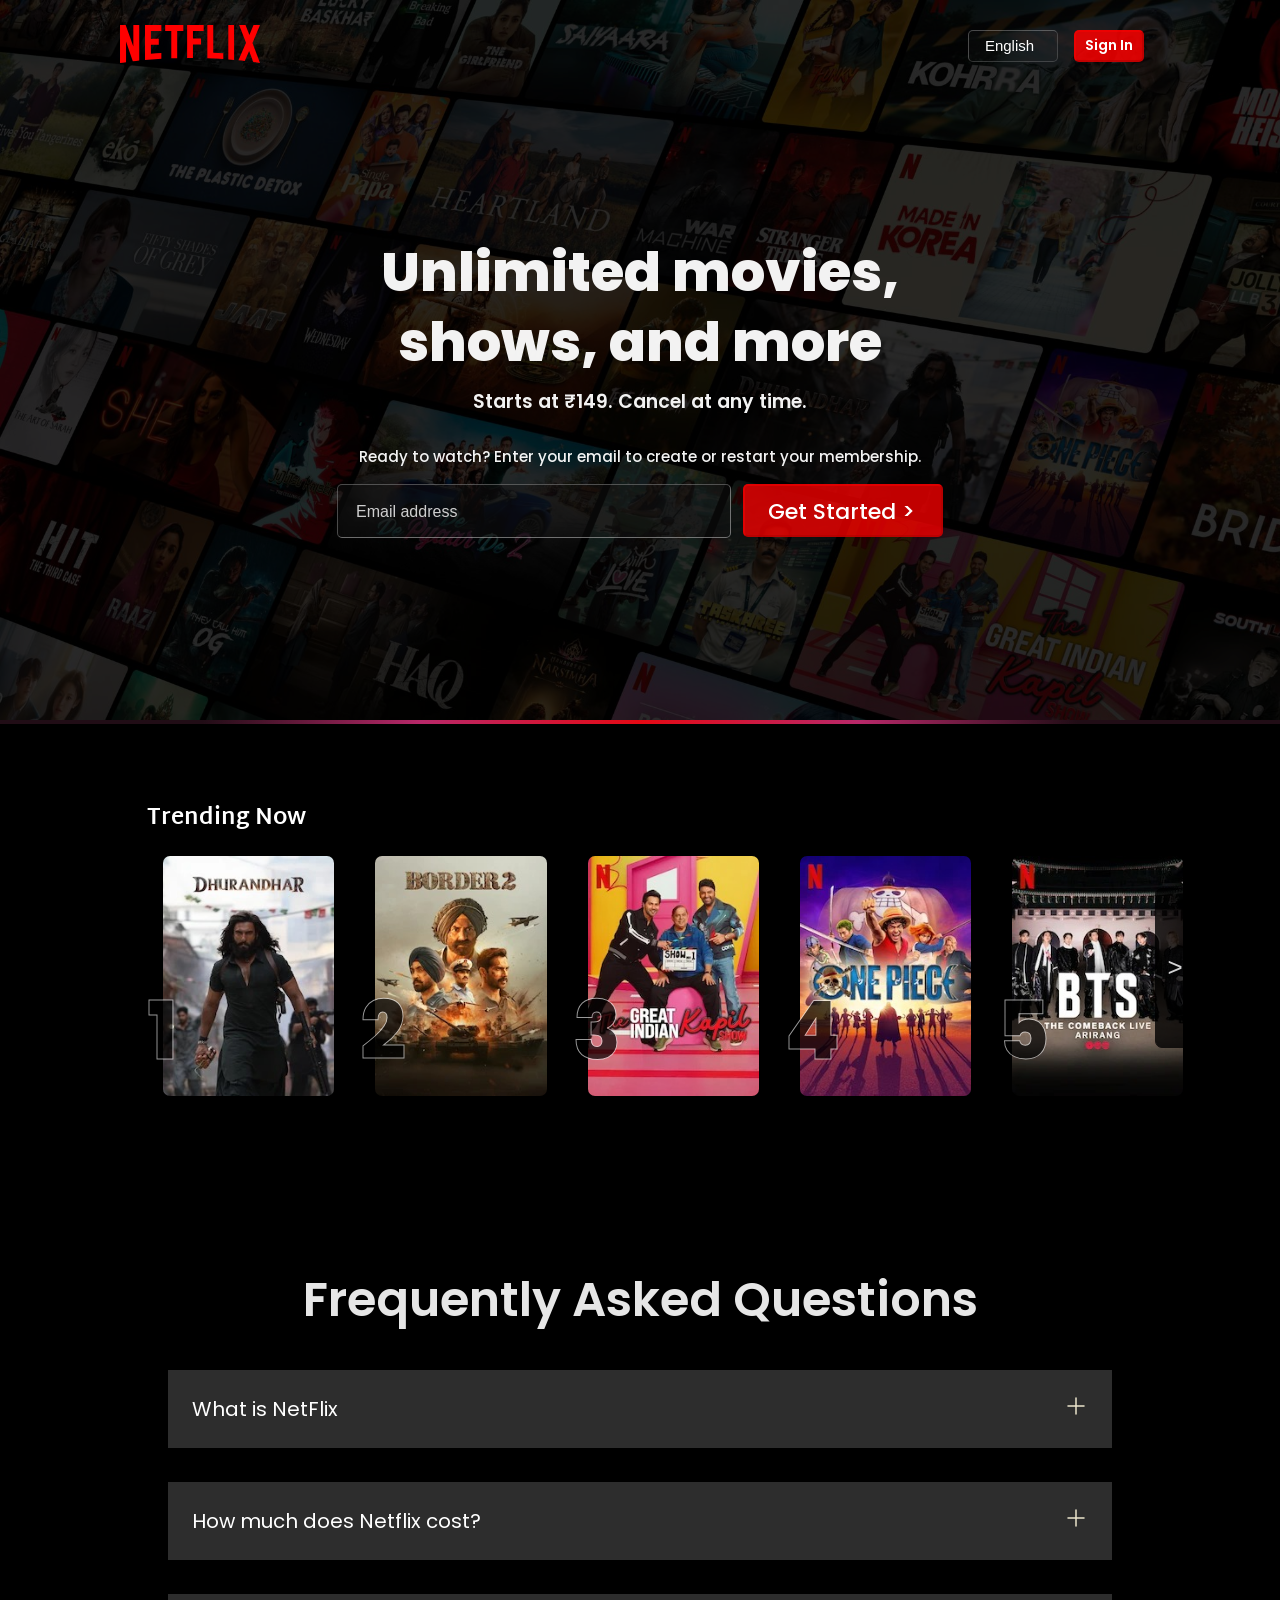
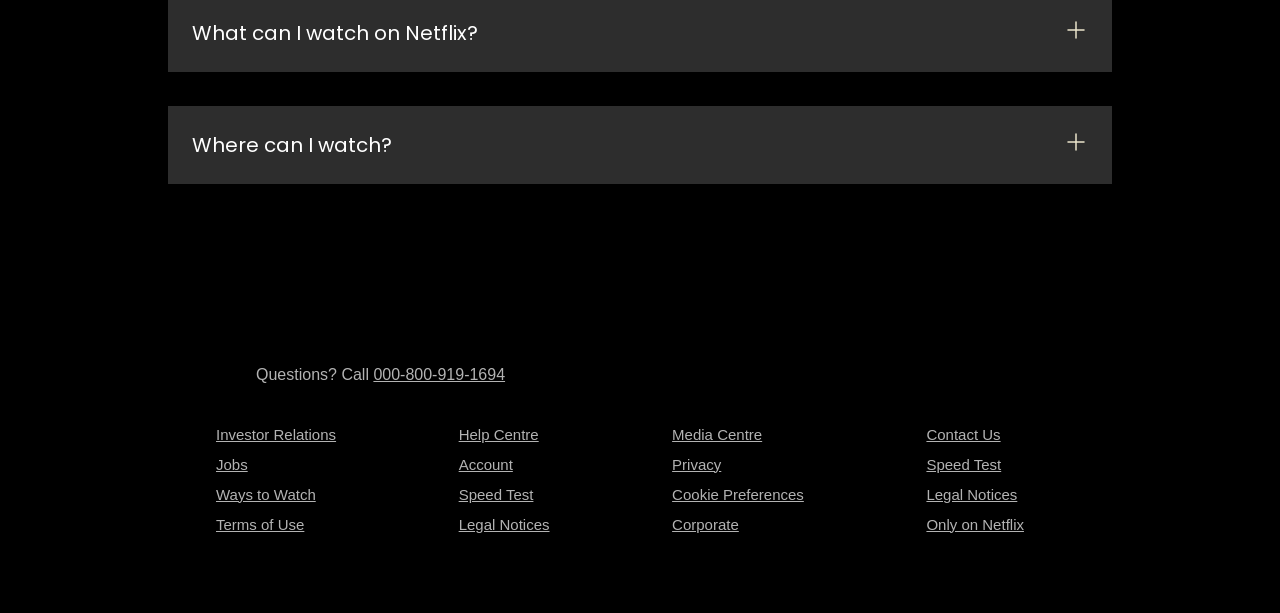
<file: index.html>
<!doctype html>
<html lang="en">
  <head>
    <meta charset="UTF-8" />
    <meta name="viewport" content="width=device-width, initial-scale=1.0" />
    <title>Netflix India</title>
    <link rel="stylesheet" href="style.css" />
  </head>
  <body>
    <div class="navigation">
      <nav class="nav">
        <span id="img"><img width=60px src="image/logo.svg" alt="Netflix_logo"></span>
        <div class="button1 butgen">
          <button id="eng">English</button>
          <button id="si">Sign In</button>
        </div>
      </nav>
      <div class="bg">
        <img src="image/BG.jpg" alt="BG_Banner" />
      </div>
      <div class="box"></div>
      <div class="navfont">
          <span id="text1">Unlimited movies, </span>
          <span id="text1">shows, and more</span>
          <span id="text2">Starts at ₹149. Cancel at any time.</span>
          <span id="text3">Ready to watch? Enter your email to create or restart your membership.</span>
          <span id="text3"></span>
        </div>
        <div class="button2 butgen">
          <input id="email" type="text" placeholder="Email address">
          <button id="gs">Get Started ></button>
        </div>
      <div class="line"></div>  
    </div>
    <div class="trend">
      <div class="trendtext">
        <h2>Trending  Now</h2>
      </div>
      <div class="imgs it">
        <div class="dur it">
          <img id="it" height="240px" src="image/1.jpeg" alt="">
          <div class="durt tt">1</div>
        </div>
        <div class="bor it">
          <img id="it" height="240px" src="image/2.jpeg" alt="">
          <div class="bort tt">2</div>
        </div>
        <div class="kap it">
          <img id="it" height="240px" src="image/3.jpeg" alt="">
          <div class="kapt tt">3</div>
        </div>
        <div class="one it">
          <img id="it" height="240px" src="image/4.jpeg" alt="">
          <div class="onet tt">4</div>
        </div>
        <div class="bts it">
          <img id="it" height="240px" src="image/5.jpeg" alt="">
          <div class="btst tt">5</div>
        </div>
        <div class="tere it">
          <img id="it" height="240px" src="image/6.jpeg" alt="">
          <div class="teret tt">6</div>
        </div>
        <div class="love it">
          <img id="it" height="240px" src="image/7.jpeg" alt="">
          <div class="lovet tt">7</div>
        </div>
        <div class="jolly it">
          <img id="it" height="240px" src="image/8.jpeg" alt="">
          <div class="jollyt tt">8</div>
        </div>
        <div class="task it">
          <img id="it" height="240px" src="image/9.jpeg" alt="">
          <div class="taskt tt">9</div>
        </div>
        <div class="made it">
          <img id="it" height="240px" src="image/10.jpeg" alt="">
          <div class="madet tt">10</div>
        </div>
      </div>
      <div class="right">
        <button type="button">></button>
      </div>
      <div class="imgs2">
      </div>
    </div>
    <section class="faq">
        <h2>Frequently Asked Questions</h2>
        <div class="faqbox">
            <span>What is NetFlix</span>
            <svg width="24" height="24" viewBox="0 0 24 24" fill="white" xmlns="http://www.w3.org/2000/svg">
                <path d="M12 4V20" stroke="#141B34" stroke-width="1.5" stroke-linecap="round" stroke-linejoin="round" />
                <path d="M4 12H20" stroke="#141B34" stroke-width="1.5" stroke-linecap="round" stroke-linejoin="round" />
            </svg>

        </div>
        <div class="faqbox">
            <span>How much does Netflix cost?</span>
            <svg width="24" height="24" viewBox="0 0 24 24" fill="white" xmlns="http://www.w3.org/2000/svg">
                <path d="M12 4V20" stroke="#141B34" stroke-width="1.5" stroke-linecap="round" stroke-linejoin="round" />
                <path d="M4 12H20" stroke="#141B34" stroke-width="1.5" stroke-linecap="round" stroke-linejoin="round" />
            </svg>

        </div>
        <div class="faqbox">
            <span>What can I watch on Netflix?</span>
            <svg width="24" height="24" viewBox="0 0 24 24" fill="white" xmlns="http://www.w3.org/2000/svg">
                <path d="M12 4V20" stroke="#141B34" stroke-width="1.5" stroke-linecap="round" stroke-linejoin="round" />
                <path d="M4 12H20" stroke="#141B34" stroke-width="1.5" stroke-linecap="round" stroke-linejoin="round" />
            </svg>
        </div>
        <div class="faqbox">
            <span>Where can I watch?</span>
            <svg width="24" height="24" viewBox="0 0 24 24" fill="white" xmlns="http://www.w3.org/2000/svg">
                <path d="M12 4V20" stroke="#141B34" stroke-width="1.5" stroke-linecap="round" stroke-linejoin="round" />
                <path d="M4 12H20" stroke="#141B34" stroke-width="1.5" stroke-linecap="round" stroke-linejoin="round" />
            </svg>
        </div>
    </section>
    <div class="separation"></div>
    <footer>
        <div class="questions">
            Questions? Call <spanc id="number">000-800-919-1694</span>
        </div>
        <div class="footer">
            <div class="footer-item"> 
                <a href="faq">Investor Relations</a>
                <a href="faq">Jobs</a>
                <a href="faq">Ways to Watch</a>
                <a href="faq">Terms of Use</a>
            </div>

            <div class="footer-item"> 
                <a href="faq">Help Centre</a>
                <a href="faq">Account</a>
                <a href="faq">Speed Test</a>
                <a href="faq">Legal Notices</a>
            </div>
            <div class="footer-item">
                <a href="faq">Media Centre</a>
                <a href="faq">Privacy</a>
                <a href="faq">Cookie Preferences</a> 
                <a href="faq">Corporate</a>
            </div>

            <div class="footer-item">
                <a href="faq">Contact Us</a>
                <a href="faq">Speed Test</a> 
                <a href="faq">Legal Notices</a> 
                <a href="faq">Only on Netflix</a>
            </div>
        </div>
    </footer>
    </div>
  </body>
</html>
</file>
<file: style.css>
@import url("https://fonts.googleapis.com/css2?family=Martel+Sans:wght@200;300;400;600;700;800;900&family=Roboto:ital,wght@0,100..900;1,100..900&display=swap");
@import url("https://fonts.googleapis.com/css2?family=Martel+Sans:wght@200;300;400;600;700;800;900&family=Poppins:ital,wght@0,100;0,200;0,300;0,400;0,500;0,600;0,700;0,800;0,900;1,100;1,200;1,300;1,400;1,500;1,600;1,700;1,800;1,900&display=swap");
* {
  padding: 0;
  margin: 0;
}
body {
  background-color: black;
  overflow-x:hidden;
}
.navigation {
  width:100vw;
  position: relative;
  top:0;
  left:0;
}
.navigation .bg img {
  height: 80vh;
  width: 100%;
}
.navigation .box {
  height: 80vh;
  width: 100%;
  position: absolute;
  top: 0;
  left: 0;
  background-color: black;
  opacity: 0.79;
}
.navigation .nav {
  position: absolute;
  top: 25px;
}
nav{
  width: 80vw;
  display: flex;
  justify-content: space-between;
  align-items: center;
  margin-left: 120px;
  margin-right: 100px;
}
nav img{
  width: 140px;
  position: relative;
  z-index: 8;
}
nav .button1{
  position: relative;
  z-index: 10;
}
.navfont{
  height: 100%;
  width: 100%;
  display: flex;
  justify-content: center;
  align-items: center;
  color: white;
  flex-direction: column;
  position: absolute;
  top: 0;
  opacity:0.95;
}
.navfont #text1{
  font-family: "Poppins", sans-serif;
  font-size: 55px;
  font-weight: 720;
  line-height: 70px;
}
.navfont #text2{
  font-family: "Poppins", sans-serif;
  font-size: 19px;
  font-weight: 540;
  line-height: 50px;
}
.navfont #text3{
  font-family: "Poppins", sans-serif;
  font-size: 15px;
  font-weight: 405;
  line-height: 60px;
}
.button2{
  position: absolute;
  top:149px;
  display:flex;
  justify-content:center;
  align-items:center;
  height:100%;
  width:100%;
  gap:12px;
}
#gs{
  font-family: "Poppins", sans-serif;
  cursor: pointer;
  height: 53px;
  width: 200px;
  padding: 2px 8px 0.5px 5px;
  background-color: rgba(255, 0, 0, 0.758);
  color: white;
  font-weight: 500;
  font-size: 22px;
  border-color: rgba(255, 0, 0, 0.485);
  border-radius: 5px;
}
#email {
  font-family: Arial, Helvetica, sans-serif;
  padding: 5px 4px 3px 18px;
  height: 44px;
  width: 370px;
  font-size: 16px;
  font-weight: 500;
  color: rgb(255, 255, 255);
  background-color: rgba(22, 22, 22, 0.396);
  border-radius: 5px;
  border-width: 0.003px;
  border-color: rgba(255, 255, 255, 0.409);
}
input::placeholder {
  color: white;
  opacity: 0.8;
}
.button1{
  display:flex;
  gap:16px;
}
#eng {
  font-family: Arial, Helvetica, sans-serif;
  padding: 3px 10px 3px 3px;
  height: 32px;
  width:90px;
  font-size: 15px;
  font-weight: 500;
  color: rgb(255, 255, 255);
  background-color: rgba(253, 253, 253, 0.025);
  border-radius: 5px;
  border-width: 0.003px;
  border-color: rgba(255, 255, 255, 0.265);
}
#si{
    font-family: "Poppins", sans-serif;
    padding:auto;
    cursor: pointer;
    height: 32px;
    width: 70px;
    background-color: rgba(255, 0, 0, 0.835);
    color: white;
    font-weight: 510;
    font-size: 14px;
    border-color: rgba(255, 0, 0, 0.485);
    border-radius: 5px;
}

.line{
  padding:-2px;
  margin:-4px;
  height:1.5px;
  border: solid .05px transparent;
  border-radius:5px;
  background:linear-gradient(to right, rgba(33, 13, 22, 1) 16%, rgba(184, 40, 105, 1), rgba(229, 9, 20, 1), rgba(184, 40, 105, 1), rgba(33, 13, 22, 1) 84%);
}
.trend{
  padding-top:60px;
  position:relative;
  top:18px;
  height:400px;
  width:100vw;
  display:flex;
  flex-direction: column;
  gap:17px;
}
.trendtext{
  color:white;
  width:100vw;
  font-family:"Martel Sans", sans-serif;
  font-size:15px;
  font-weight:60;
  position:relative;
  left:147px;
}
.imgs{
  width:80vw;
  padding-left:33px;
  position:relative;
  left:130px;
  display:flex;
  gap:41px;
  justify-content:start;
  overflow-x: scroll;
  scrollbar-width: none;
  scrollbar-arrow-color: beige;
  /* scroll-margin-left: 80px; */
}
/* #dur{
  border-radius:8px;
}
#bor{
  border-radius:8px;
}
#kap{
  border-radius:8px;
}
#one{
  border-radius:8px;
} */
#it{
  border-radius:7px;
}
.it{
  position:relative;
}
.tt{
  color:rgb(65,65,65);
  -webkit-text-stroke: 0.06rem rgba(255, 255, 255, 0.853);
  -webkit-text-fill-color: black;
  /* text-shadow: 0 0 1.5rem rgba(0, 0, 0, 0.5); */
  font-family: "Poppins",sans-serif;
  white-space:nowrap ;
  position:absolute;
  top:115px;
  left:-15px;
  font-size:80px;
  font-weight:750;
  opacity:0.7;
}
.tt:first-child{
  margin-left:20px;
  padding-left:20px;
}
.right{
  position:absolute;
  right:85px;
  color:white;
  top:150px;
  height:200px;
  
}
.right button{
  border: 1px solid black;
  outline: none;
  color:white;
  font-size:26px;
  border-color:black;
  background-color: black;
  height:160px;
  width:40px;
  display:flex;
  justify-content:center;
  align-items: center;
  border-radius:7px;
  cursor:pointer;
  opacity:0.8;
  transition: background-color 0.3s ease-in-out
              transform 0.7s ease-in-out;
}
.right button:hover{
  background-color: rgb(45, 45, 45);
  transform: scale(1.02);
}
.faq h2 {
  font-family:"Poppins",sans-serif;
  text-align: center;
  font-size: 48px;
  font-weight:600;
  opacity:0.9;
}

.faq {
    gap:20px;
    margin-top:50px;
    background: black;
    color: white;
    padding: 34px;
}

.faqbox:hover {
    background-color: #414141;
    color: white;
}

.faqbox svg {
    filter: invert(1);
}

.faqbox {
    margin-top:100px;
    font-family:"Poppins",sans-serif;
    transition: all 1s ease-out;
    font-size: 20px;
    display: flex;
    justify-content: space-between;
    background-color: #2d2d2d;
    padding: 24px;
    max-width: 70vw;
    margin: 34px auto;
    cursor: pointer;
}

footer {
    color: white;
    max-width: 60vw;
    margin: auto;
    padding: 80px;
}

footer .questions {
    color:white;
    padding: 34px 0;
    font-family:Arial, Helvetica, sans-serif;
    opacity:0.7;
}
#number{
  text-decoration: underline;
}
.footer {
    color:white;
    display: flex;
    justify-content: space-between;
    align-items: center;
    color: white;
}
.footer-item{
  opacity:0.7;
  margin-top:8px;
  margin-left:-40px;
  font-family:Arial, Helvetica, sans-serif;
  font-weight:40;
  font-size:15px;
  gap:13px;
  color:white;
  display:flex;
  flex-direction: column;
  justify-content: space-between;
  align-items:stretch;
}
a{
  color:white;
}
</file>
